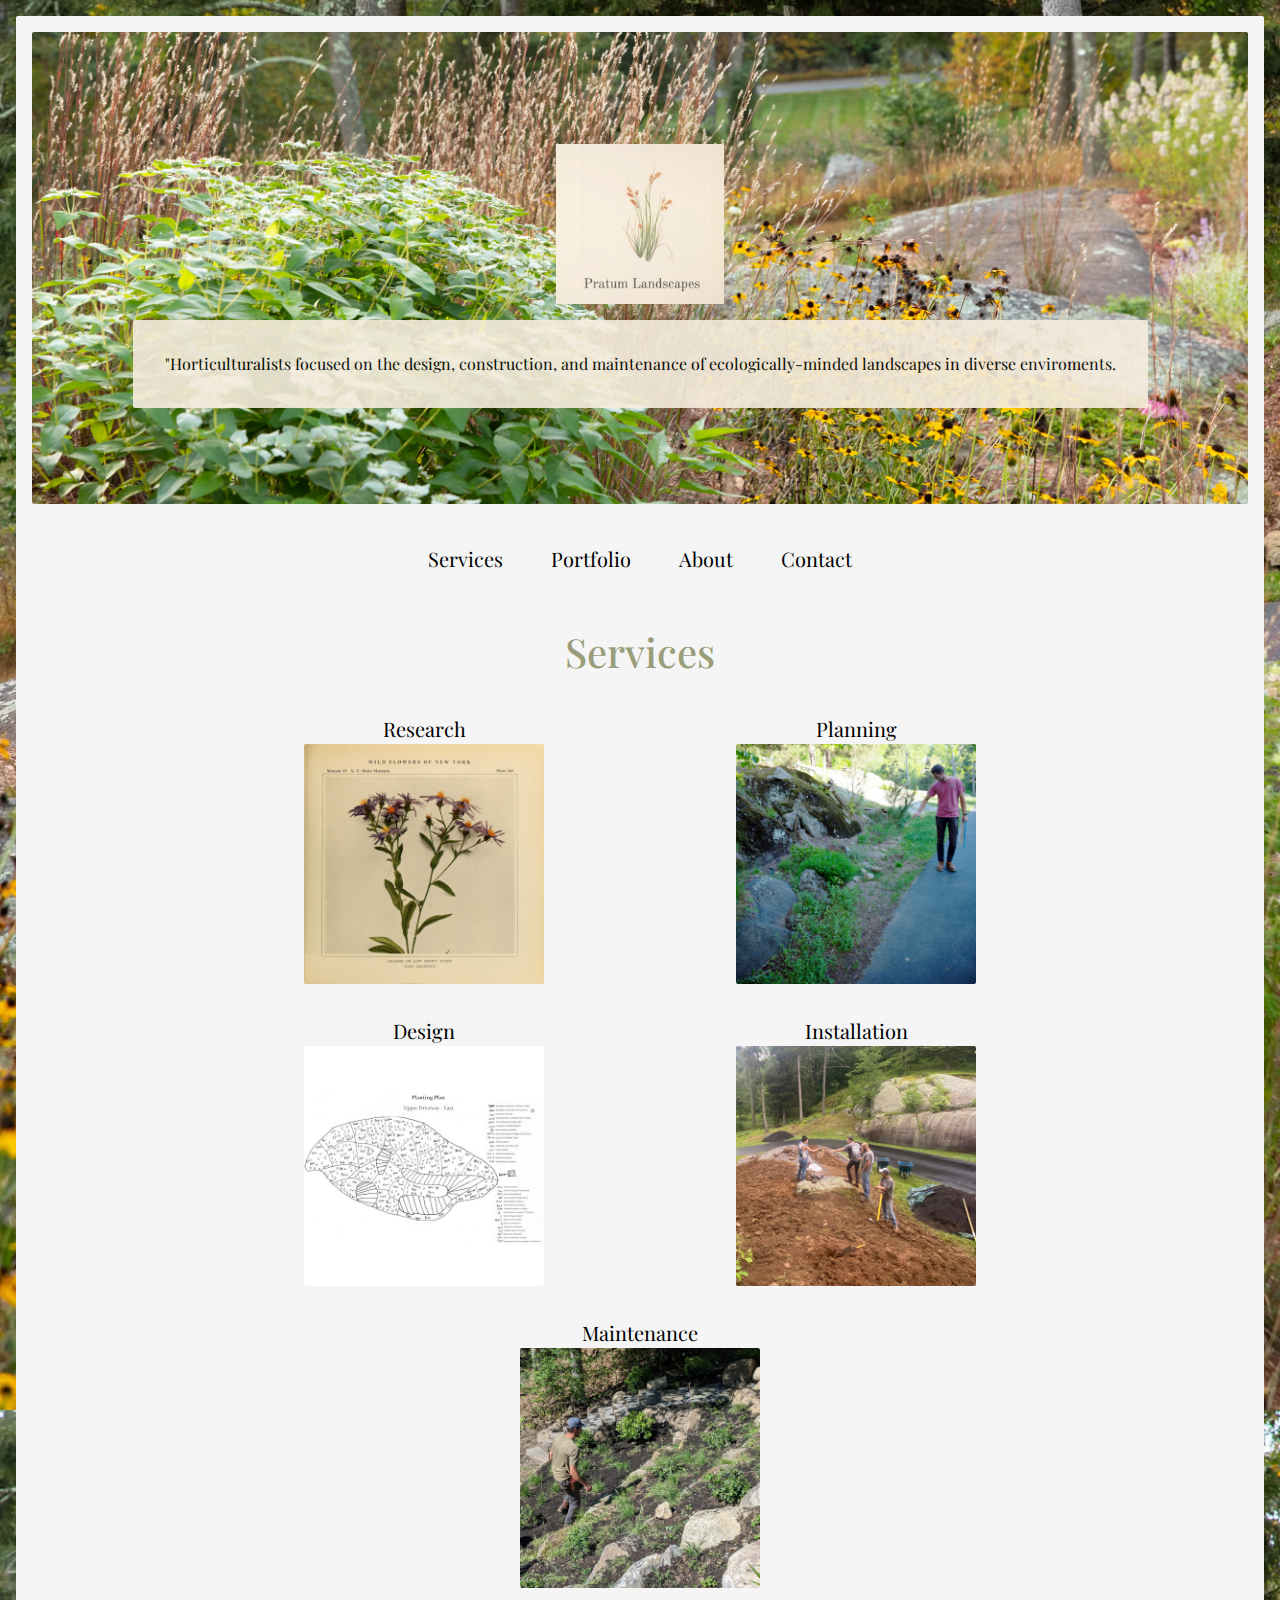
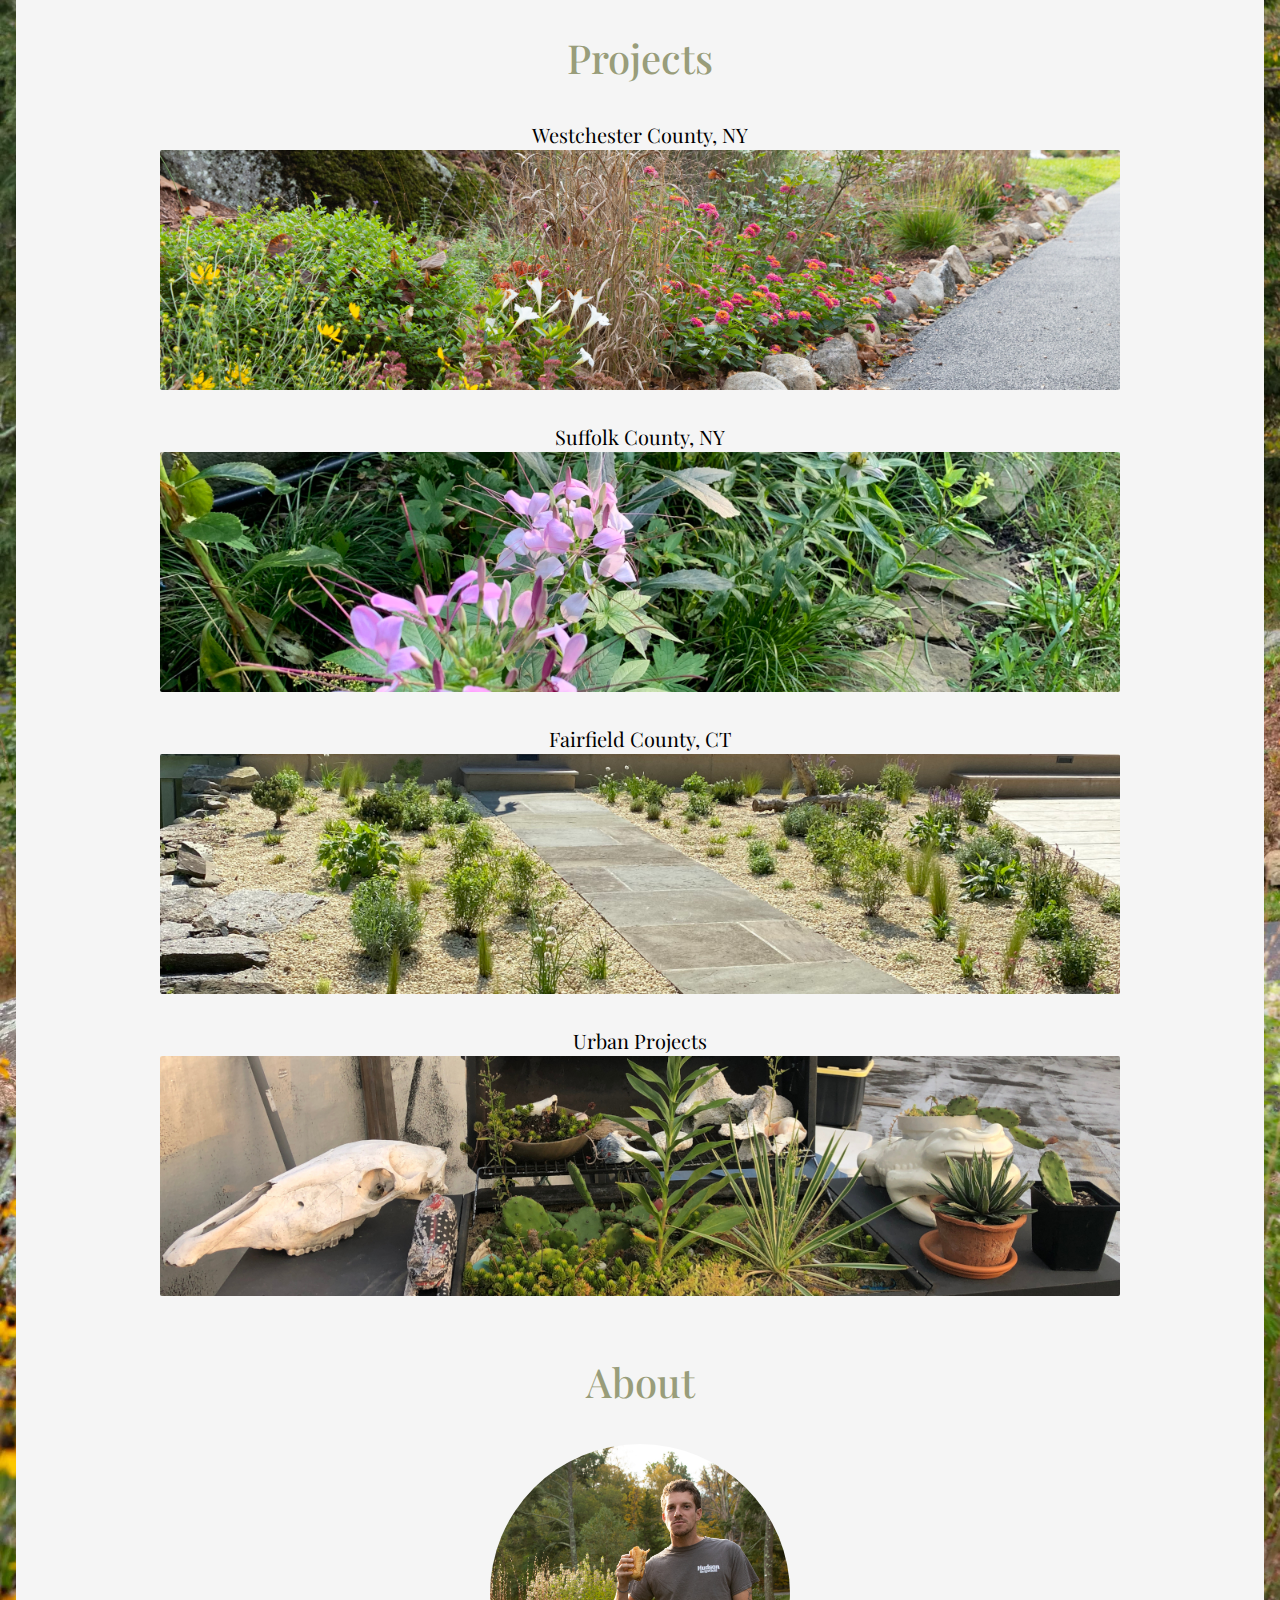
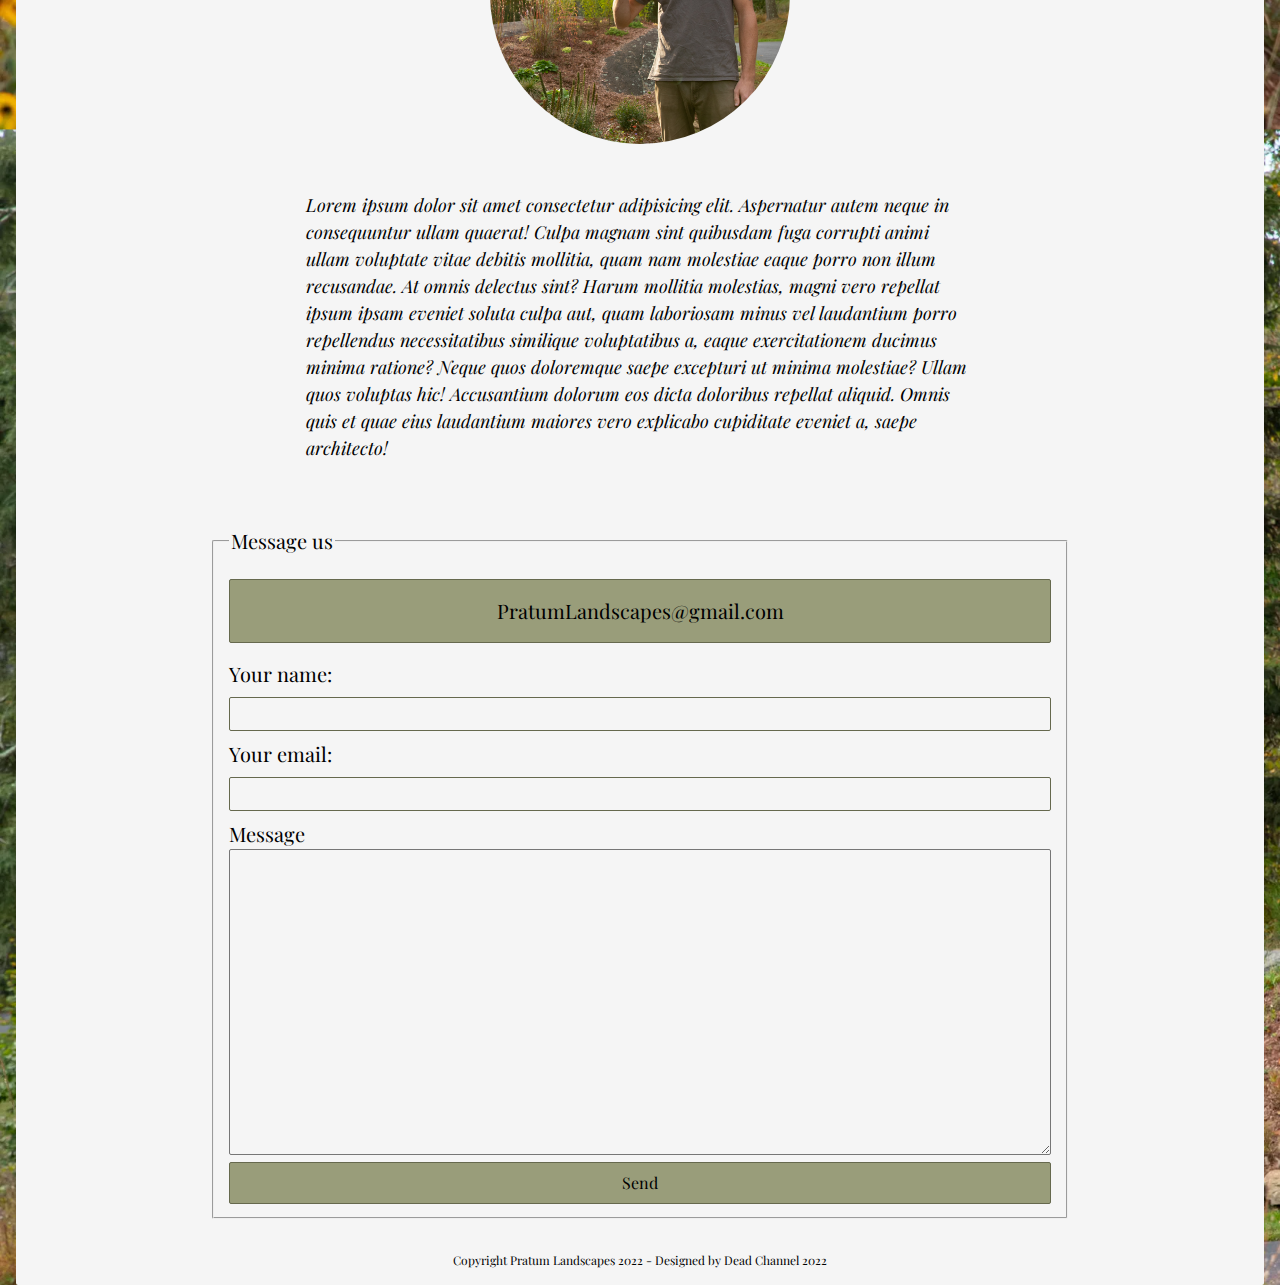
<file: index.html>
<!DOCTYPE html>
<html lang="en">
<head>
    <meta charset="UTF-8">
    <meta http-equiv="X-UA-Compatible" content="IE=edge">
    <meta name="viewport" content="width=device-width, initial-scale=1.0">
    <link rel="preconnect" href="https://fonts.googleapis.com">
<link rel="preconnect" href="https://fonts.gstatic.com" crossorigin>
<link href="https://fonts.googleapis.com/css2?family=Playfair+Display:ital,wght@0,400;0,700;1,400&display=swap" rel="stylesheet">
    <link rel="stylesheet" href="styles.css">
    <title>Pratum Landscapes</title>
</head>
<body>
    <div class="whitebackground">
   <!-- Hero Image -->
        <!-- <section class="hero"> -->
            <div class="container-hero" id="home">
                <a href="index.html">
                    <img class="logo" src="./images/PratumLogo.JPG" alt="Pratum Landscaping Logo">
                </a>
                <span class="hero-statment"> "Horticulturalists focused on the design, construction, and maintenance of ecologically-minded landscapes in diverse enviroments.</span>
            </div>
        <!-- </section> -->
         <!-- Header and Nav -->
        <section  class="header">
            
            <nav>
                <ul class="header-menu">
                    <li class="header-links">
                        <a href="#services" class="scroll-link">Services </a>
                    </li> 
                    <li class="header-links">
                        <a href="#portfolio" class="scroll-link">Portfolio</a>
                    </li>
                    <li class="header-links">
                        <a href="#about" class="scroll-link">About</a>
                    </li>
                    <li class="header-links">
                        <a href="#contact" class="scroll-link">Contact</a>
                    </li>
                </ul>
            </nav>
            
        </section>

     

        <!-- Services and Rates -->
        <section id="services">
            <div class="section-title">Services</div>
            <div class="services-blocks">
                <div class="info-block">
                    <div class="service-text">Research</div>
                    <img class="services" src="./images/flower-02.jpg" alt="Research image">
                    
                </div>
                <div class="info-block">
                    <div class="service-text">Planning</div>
                    <img class="services" src="./images/Planning-01.jpg" alt="Planning image">
                    
                </div>
                <div class="info-block">
                    <div class="service-text">Design</div>
                    <img class="services" src="./images/Design-01.jpg" alt="Design image">
                    
                </div>
                <div class="info-block">
                    <div class="service-text">Installation</div>
                    <img class="services" src="./images/Installation-01.JPG" alt="Installation image">
                    
                </div>    
                <div class="info-block">
                    <div class="service-text">Maintenance</div>
                    <img class="services" src="./images/gardening.jpg" alt="Maintenance image">
                    
                </div>              
            </div>    
        </section>        

        <!-- Portfolio -->
        <section id="project-section">
            <div class="section-title">Projects</div>
            <div class="project-blocks">
                <div class="project-block">
                    <div class="project-text">Westchester County, NY</div>
                    <a href="westchester.html">
                        <img class="project" src="./images/westchester-01.jpg" alt="Research image">
                    </a>
                </div>
                <div class="project-block">
                    <div class="project-text">Suffolk County, NY</div>
                    <a href="minorprojects.html#suffolk">
                        <img class="project" src="./images/suffolk-01.jpeg" alt="Research image">
                    </a>
                </div>
                <div class="project-block">
                    <div class="project-text">Fairfield County, CT</div>
                    <a href="minorprojects.html#fairfield">
                        <img class="project" src="./images/CT-01.jpeg" alt="Research image">
                    </a>
                </div>
                <div class="project-block">
                    <div class="project-text">Urban Projects</div>
                    <a href="minorprojects.html#urban">
                        <img class="project" src="./images/urban-01.jpg" alt="Research image">
                    </a>
                </div>               
            </div>    
        </section> 

        <!-- Bio -->
        <section id="about" class="bio">
            <div class="section-title">About</div>
                <img class="profile" src="./images/pratumprofile-02.png" alt="Chris's Profile Pic">
            <div class="bio-text"> 
                <p> Lorem ipsum dolor sit amet consectetur adipisicing elit. Aspernatur autem neque in consequuntur ullam quaerat! Culpa magnam sint quibusdam fuga corrupti animi ullam voluptate vitae debitis mollitia, quam nam molestiae eaque porro non illum recusandae. At omnis delectus sint? Harum mollitia molestias, magni vero repellat ipsum ipsam eveniet soluta culpa aut, quam laboriosam minus vel laudantium porro repellendus necessitatibus similique voluptatibus a, eaque exercitationem ducimus minima ratione? Neque quos doloremque saepe excepturi ut minima molestiae? Ullam quos voluptas hic! Accusantium dolorum eos dicta doloribus repellat aliquid. Omnis quis et quae eius laudantium maiores vero explicabo cupiditate eveniet a, saepe architecto!</p>
            </div>
        </section>

        <!-- Email Message Box -->
        <section id="contact" class="action">
            <fieldset class="action-content-box">
                <div class="email">PratumLandscapes@gmail.com</div>
                <legend>Message us</legend>
                
                <div>
                    <label for="contact-name">Your name: </label>
                    <input type="text" id="contact-name" name="contact-name">
                </div>
               
                <div>
                    <label for="contact-email"> Your email: </label>
                    <input type="email" id="contact-email" name="contact-email">
                </div> 
            
                <div>
                    <label for="contact-message">Message</label>
                    <textarea rows="10" cols="60" type="text" id="contact-message" name="contact-message"></textarea>
                </div>

                <button type="submit" class="email-submit">Send</button>

            </fieldset>
        </section>

        <!-- Footer -->
        <section class="footer">Copyright Pratum Landscapes 2022 - Designed by Dead Channel 2022</section>

        <a class="scroll-link top-link" href="#home">Top</a>

    </div>
    <script src="function.js"></script>
    
</body>
</html>
</file>
<file: styles.css>
/*
  Josh's Custom CSS Reset
  https://www.joshwcomeau.com/css/custom-css-reset/
*/
*, *::before, *::after {
    box-sizing: border-box;
  }
  * {
    margin: 0;
  }
  html, body {
    height: 100%;
  }
  body {
    line-height: 1.5;
    -webkit-font-smoothing: antialiased;
  }
  img, picture, video, canvas, svg {
    display: block;
    max-width: 100%;
  }
  input, button, textarea, select {
    font: inherit;
  }
  p, h1, h2, h3, h4, h5, h6 {
    overflow-wrap: break-word;
  }
  #root, #__next {
    isolation: isolate;
  }

/* general formatting */
* {
    font-family:Playfair Display ,Cambria, Cochin, Georgia, Times, 'Times New Roman', serif;
    border-radius: 2px;
    /* border: 1px solid red; */
}

html {
    scroll-behavior: smooth;
  }

a {
    color: black;
    text-decoration: none;
}

ul {
    list-style: none;
    display: flex;
    padding: 0;
    margin: 0;
}

li {
    padding: 0;
    margin: 0;
}

button {
    background-color: white;
    color: black;
    /* border-radius: 8px; */
    padding: 8px 16px;    
    font-size: 16px;
}

.section-title {
    font-size: 40px;
    color: #999d7a;
    font-weight: 500;
    padding-top: 24px;
    padding-bottom: 16px;
    text-align: center;
}

/* Section Formatting */

/* Body */
body {
    background-image: url(./images/pratum-background.webp);
    background-position: center;
    background-repeat: repeat;
    background-size: cover; 
    font-size: 20px;
}

.whitebackground {
    background-color: rgba(245, 245, 245);
    margin: 1rem;
    padding: 0;
    position: center;
    size:100%;
    display: flex;
    flex-direction: column;
}

/* Header */
.header {
    display: flex;
    align-items: center;
    justify-content: space-around;
}

.logo {
    height: auto;
    width: 200px;
    padding: 16px;
    margin: 6rem 0 0 0;
}

.header-menu {
    display: flex;
    align-items: center;
    justify-content: space-around;
    flex-wrap: wrap;
}

.header-links {
    padding: 8px;
    margin:  16px;
}

/* Hero */
.container-hero {
    display: flex;
    flex-direction: column;
    align-items: center;
    justify-content: center;   
    background-image: url(./images/pratum-hero.jpg);
    background-position: center;
    background-size:cover;   
    background-repeat: none;
    margin: 1rem;  
}

.hero-img {
width:85vw;
height: auto;
overflow: hidden;
}

.hero {
    padding: 0%;
    margin: 0%;
}

.hero-statment {
    background-color: #F6EDDE;
    opacity: 90%;
    margin: 0 1rem 6rem 1rem;
    padding: 2rem;
    font-size: 1rem;
    text-align: center;
}


/* Services */
#services {
    display: flex;   
    flex-direction: column;
    align-items: center;
}
.services {
    max-width: 60%;
    height: auto;
}

.services-blocks {
    display: flex;
    align-items:center;
    justify-content: center;
    flex-wrap: wrap;
    max-width: 1500px;
}

.info-block {
    display: flex;
    flex-direction: column;
    align-items: center;
    justify-content: center;
    width: 400px;
    margin: 1rem;
}





.feature-image {
    padding: 0px;
}

/* Projects */

.project-block {
    display: flex;
    flex-direction: column;
    align-items: center;
    justify-content: center;
}

.project {
    margin: 0 auto;
    width: 80%;
    height: auto;
}

.project-block {
    padding: 16px;
}

/* Bio */
.bio {
    display: flex;
    flex-direction: column;
    align-items:center;
    justify-content: space-around;    
    margin: 16px
}

.bio-text {
    font-size: 18px;
    font-style: italic;
    max-width: 700px;
    padding: 16px;
    margin: 16px;
    color: black;
}

.profile {
    height: auto;
    width: 300px;
    border-radius: 50%;
    padding: 0px;
   margin: 16px;
}

.about {
    display: flex;
    align-items: center;
    justify-content: center;
    font-weight: 700;
    font-size: 24px;
    color: darkslategray;
    padding: 16px;
}

/* Action */

.action {
    display: flex;
    align-items:center;
    justify-content: center;
    padding: 1rem;
}

/* .action-content-box {
    background-color: #F4E9D8;
} */

input {
    /* border-radius: 8px; */
    margin: .5rem 0 ;
    width: 100%;
    background-color: #F5F5F5;
    border: 1px #66694e solid
}

.email {
    text-align: center;
    padding: 1rem .5rem ;
    margin: 1rem 0;
    background-color: #999d7a;
    border: 1px #66694e solid;
    
}

textarea {
    -webkit-box-sizing: border-box;
    -moz-box-sizing: border-box;
    box-sizing: border-box;
    width: 100%;
    background-color: #F5F5F5;
    resize: vertical;
}

.email-submit {
    width: 100%;
    background-color: #999d7a;
    border: 1px #66694e solid;
}

/* Footer */
.footer {
    display: flex;
    align-items: center;
    justify-content: center;
    padding: 16px;
    font-size: 12px;
}

.top-link {
    font-family: 'Gill Sans', 'Gill Sans MT', Calibri, 'Trebuchet MS', sans-serif;
	font-size: 1.25rem;
	position: fixed;
	bottom: 3rem;
	right: 3rem;
	background: rgb(62, 62, 62, .25);
	width: 3rem;
	height: 3rem;
	display: grid;
	place-items: center;
	/* border-radius: 8px; */
	color: white;
	visibility: hidden; 
    z-index: -100;
  }

  .show-link {
	visibility: visible;
	z-index: 100; 
  }


  /* Portfolio pages */

  .logo-portfolio {
    
    height: auto;
    width: 200px;
    padding: 16px;
    margin: 0 auto;
  }

  .section-format {
    display: flex;
    flex-direction: column;
    align-items: center;
    justify-content: center;
  }

  .phase-section {
    display: flex;
    flex-direction: column;
    align-items: center;
    justify-content: center;
  }

  .portfolio-img {
    width: 60vw;
    padding: 16px;
  }

.phase-title {
    font-size: 24px;
}

.chapter-title {
    font-size: 30px;
}

.content {
    width: 50vw;
}

.map {
    width: 50vw;
    height:auto;
}

.research-block {
    display: flex;
    align-items: center;
    justify-content: center;
    width: 50vw
}
</file>
